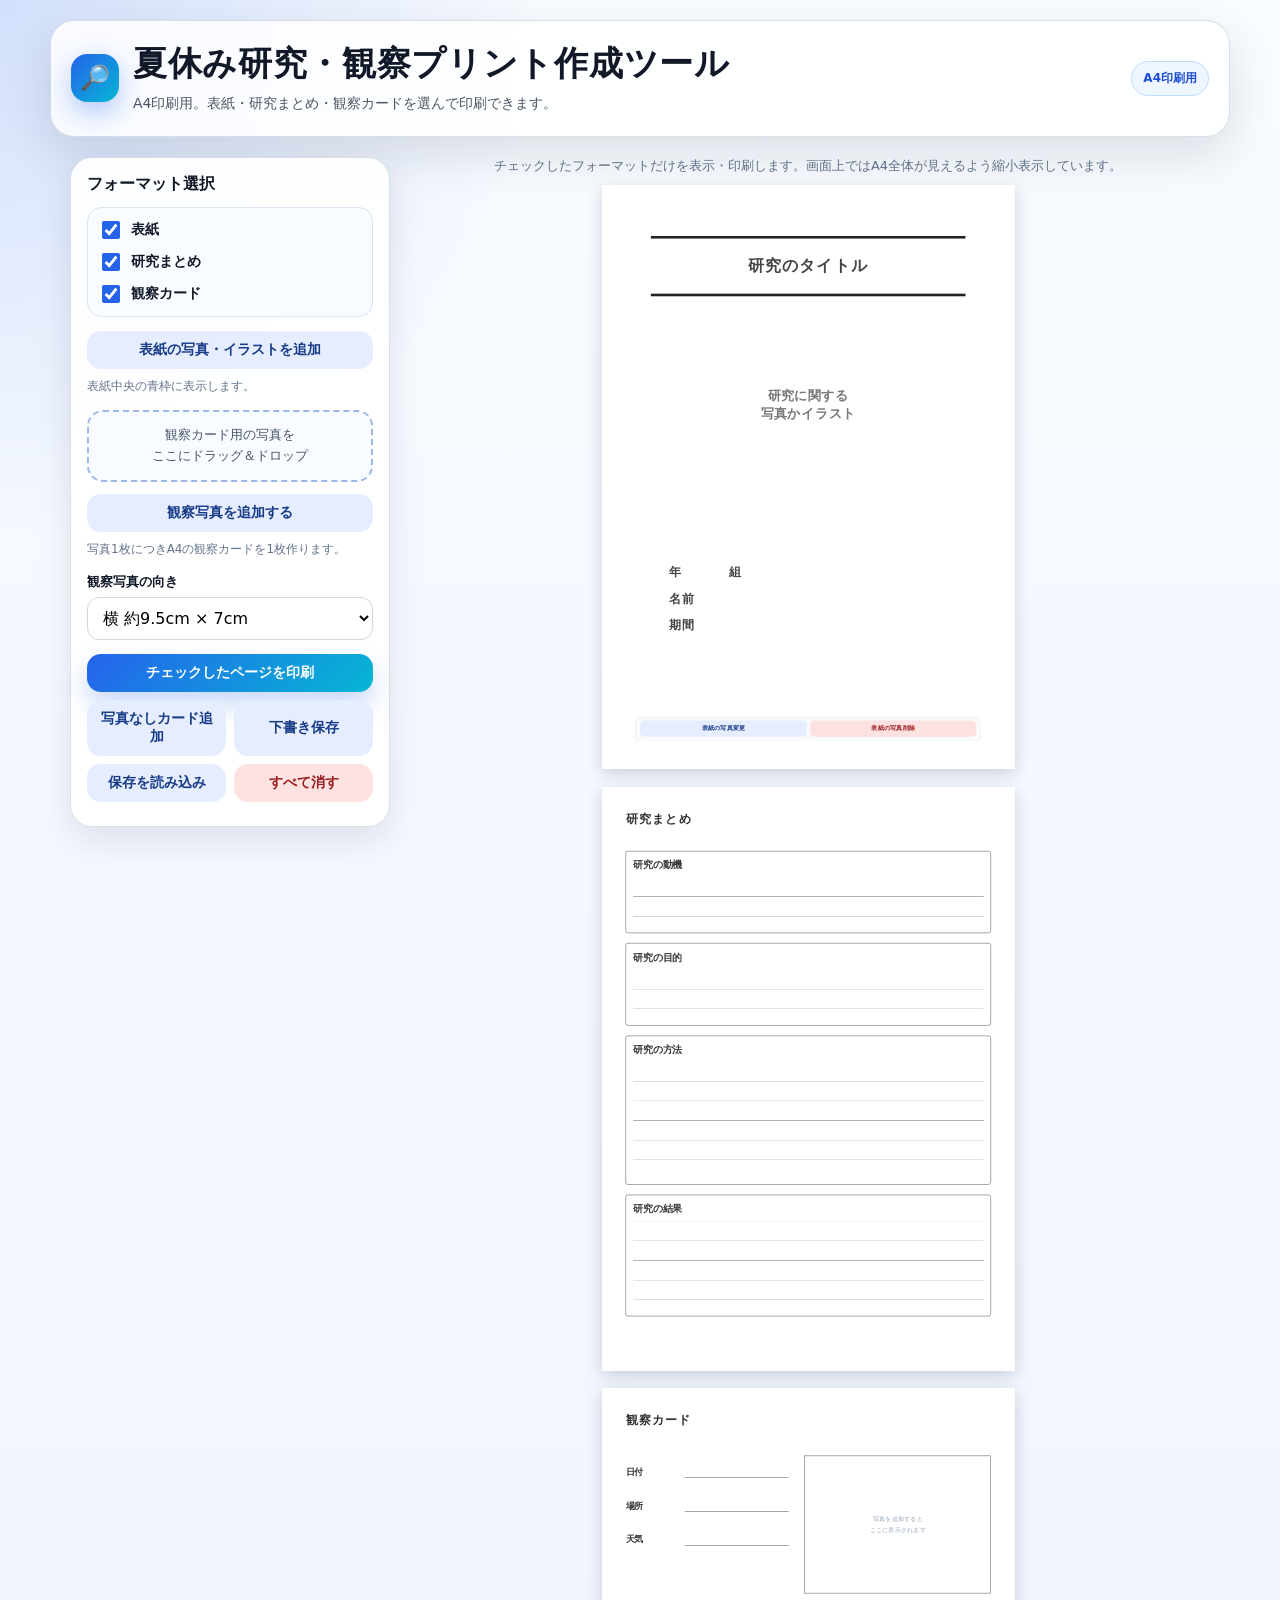
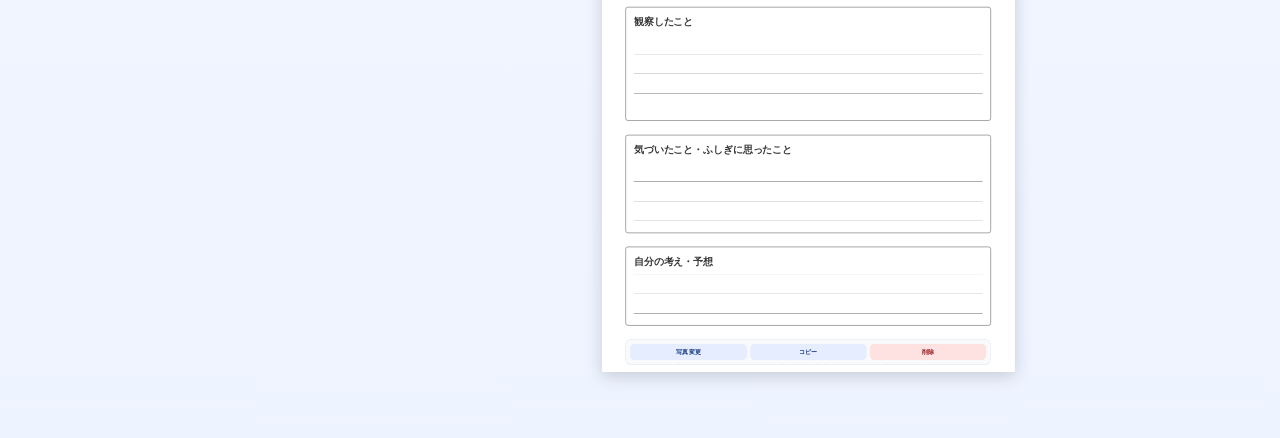
<file: index.html>
<!doctype html>
<html lang="ja">
<head>
  <meta charset="utf-8" />
  <meta name="viewport" content="width=device-width, initial-scale=1" />
  <meta name="theme-color" content="#2563eb" />
  <meta name="description" content="A4で印刷できる、夏休み研究・観察プリント作成ツールです。" />
  <link rel="manifest" href="manifest.json" />
  <title>夏休み研究・観察プリント作成ツール</title>
  <style>
    :root {
      color-scheme: light;
      --bg: #eef4ff;
      --card: #ffffff;
      --text: #111827;
      --muted: #64748b;
      --line: #555555;
      --dark-line: #222222;
      --blue: #0b46c4;
      --thin-line: 0.6pt solid var(--line);
      --light-line: #a8a8a8;
      --accent: #2563eb;
      --paper-w: 210mm;
      --paper-h: 297mm;
      --paper-padding: 12mm;
      --photo-w: 95mm;
      --photo-h: 70mm;
      --preview-scale: 0.52;
    }

    * { box-sizing: border-box; }

    body {
      margin: 0;
      font-family: system-ui, -apple-system, BlinkMacSystemFont, "Segoe UI", sans-serif;
      background:
        radial-gradient(circle at top left, rgba(37, 99, 235, 0.18), transparent 34rem),
        linear-gradient(180deg, #f8fbff 0%, var(--bg) 100%);
      color: var(--text);
    }

    .site-header { padding: 20px; }

    .hero {
      max-width: 1180px;
      margin: 0 auto;
      border: 1px solid rgba(148, 163, 184, 0.35);
      border-radius: 24px;
      background: rgba(255, 255, 255, 0.84);
      box-shadow: 0 18px 48px rgba(15, 23, 42, 0.12);
      backdrop-filter: blur(14px);
      padding: 20px;
      display: grid;
      grid-template-columns: 1fr auto;
      gap: 16px;
      align-items: center;
    }

    .brand {
      display: flex;
      align-items: center;
      gap: 14px;
    }

    .brand-mark {
      width: 48px;
      height: 48px;
      border-radius: 16px;
      background: linear-gradient(135deg, #2563eb, #06b6d4);
      color: #fff;
      display: grid;
      place-items: center;
      font-size: 24px;
      box-shadow: 0 10px 28px rgba(37, 99, 235, 0.35);
    }

    .hero h1 {
      margin: 0 0 5px;
      font-size: clamp(22px, 3vw, 34px);
      letter-spacing: 0.02em;
    }

    .hero p {
      margin: 0;
      color: #4b5563;
      font-size: 14px;
      line-height: 1.7;
    }

    .hero-actions {
      display: flex;
      gap: 10px;
      align-items: center;
      flex-wrap: wrap;
      justify-content: flex-end;
    }

    .status-pill {
      border-radius: 999px;
      background: #eef6ff;
      color: #1d4ed8;
      border: 1px solid #bfdbfe;
      font-size: 12px;
      font-weight: 800;
      padding: 8px 11px;
      white-space: nowrap;
    }

    .app {
      max-width: 1180px;
      margin: 0 auto;
      display: grid;
      grid-template-columns: 320px 1fr;
      gap: 16px;
      padding: 0 20px 24px;
      align-items: start;
    }

    .panel {
      background: rgba(255, 255, 255, 0.92);
      border: 1px solid rgba(148, 163, 184, 0.35);
      border-radius: 22px;
      padding: 16px;
      box-shadow: 0 14px 36px rgba(15, 23, 42, 0.10);
      position: sticky;
      top: 14px;
    }

    .panel h2 {
      font-size: 16px;
      margin: 0 0 12px;
    }

    .control { margin-bottom: 14px; }

    label {
      display: block;
      font-weight: 800;
      font-size: 13px;
      margin-bottom: 6px;
    }

    select {
      width: 100%;
      border: 1px solid #cfd8e3;
      border-radius: 12px;
      padding: 10px 11px;
      font: inherit;
      background: #fff;
    }

    button, .file-label {
      border: 0;
      border-radius: 14px;
      padding: 10px 12px;
      font-weight: 800;
      cursor: pointer;
      background: #e5edff;
      color: #173b86;
      text-align: center;
      font-size: 14px;
      display: block;
      width: 100%;
      transition: transform 0.12s ease, filter 0.12s ease, box-shadow 0.12s ease;
    }

    button.primary {
      background: linear-gradient(135deg, var(--accent), #06b6d4);
      color: #fff;
      box-shadow: 0 12px 24px rgba(37, 99, 235, 0.25);
    }

    button.danger {
      background: #fee2e2;
      color: #991b1b;
    }

    button:hover, .file-label:hover {
      filter: brightness(0.98);
      transform: translateY(-1px);
    }

    input[type="file"] { display: none; }

    .button-grid {
      display: grid;
      grid-template-columns: 1fr 1fr;
      gap: 8px;
      margin-bottom: 8px;
    }

    .button-grid.one { grid-template-columns: 1fr; }

    .hint {
      color: var(--muted);
      font-size: 12px;
      line-height: 1.6;
      margin: 8px 0 0;
    }

    .format-list {
      display: grid;
      gap: 8px;
      padding: 10px;
      border: 1px solid #dbe4f0;
      border-radius: 14px;
      background: #f8fbff;
    }

    .check-row {
      display: flex;
      align-items: center;
      gap: 8px;
      font-size: 14px;
      font-weight: 800;
      cursor: pointer;
      margin: 0;
    }

    .check-row input {
      width: 18px;
      height: 18px;
      accent-color: var(--accent);
    }

    .drop-zone {
      border: 2px dashed #9db7e8;
      border-radius: 16px;
      padding: 13px;
      background: #f8fbff;
      text-align: center;
      color: #475569;
      font-size: 13px;
      margin-bottom: 12px;
      line-height: 1.6;
    }

    .drop-zone.dragover {
      background: #eaf2ff;
      border-color: var(--accent);
    }

    .preview-wrap {
      overflow: auto;
      padding: 0 0 24px;
      min-height: calc(100vh - 140px);
    }

    .preview-note {
      text-align: center;
      color: var(--muted);
      font-size: 13px;
      margin: 0 0 10px;
    }

    .sheet-shell {
      width: calc(var(--paper-w) * var(--preview-scale));
      height: calc(var(--paper-h) * var(--preview-scale));
      margin: 0 auto 18px;
      position: relative;
    }

    .paper {
      width: var(--paper-w);
      height: var(--paper-h);
      background: #fff;
      box-shadow: 0 10px 30px rgba(15, 23, 42, 0.18);
      padding: var(--paper-padding);
      break-after: page;
      position: relative;
      overflow: hidden;
      transform: scale(var(--preview-scale));
      transform-origin: top left;
    }

    .page-heading {
      font-size: 18pt;
      font-weight: 800;
      letter-spacing: 0.04em;
      margin: 0 0 7mm;
      color: #333;
    }

    /* 表紙 */
    .cover-page {
      padding: 16mm 17mm 14mm;
      display: flex;
      flex-direction: column;
      gap: 8mm;
    }

    .cover-title-block {
      margin-top: 10mm;
      text-align: center;
      padding: 0 8mm;
    }

    .cover-thick-line {
      height: 0;
      border-top: 4pt solid var(--dark-line);
    }

    .cover-title-text {
      font-size: 23pt;
      font-weight: 900;
      color: #444;
      letter-spacing: 0.04em;
      line-height: 1.1;
      min-height: 28mm;
      display: flex;
      align-items: center;
      justify-content: center;
      text-shadow: 0 1px 0 #fff;
    }

    .cover-image-frame {
      width: 138mm;
      height: 82mm;
      margin: 6mm auto 0;
      display: flex;
      align-items: center;
      justify-content: center;
      overflow: hidden;
      background: #fff;
    }

    .cover-image-frame img {
      width: 100%;
      height: 100%;
      object-fit: contain;
      display: block;
    }

    .cover-image-placeholder {
      color: #777;
      font-size: 19pt;
      font-weight: 900;
      text-align: center;
      line-height: 1.35;
      letter-spacing: 0.02em;
    }

    .cover-bottom-info {
      margin-top: auto;
      width: 142mm;
      align-self: center;
      display: grid;
      gap: 6mm;
      color: #444;
      font-weight: 900;
      text-align: left;
      padding-bottom: 2mm;
    }

    .cover-grade-row {
      display: flex;
      gap: 24mm;
      font-size: 18pt;
      line-height: 1.2;
      letter-spacing: 0.04em;
    }

    .cover-info-row {
      font-size: 18pt;
      line-height: 1.2;
      letter-spacing: 0.04em;
    }

    .print-guide-text {
      display: inline-block;
    }

    .empty-text {
      color: #94a3b8;
      text-align: center;
      font-size: 12px;
      line-height: 1.7;
      padding: 8px;
    }

    /* 2枚目 */
    .summary-page {
      display: flex;
      flex-direction: column;
      gap: 5mm;
    }

    .summary-stack {
      display: flex;
      flex-direction: column;
      gap: 5mm;
      flex: 1;
    }

    .summary-section {
      border: var(--thin-line);
      border-radius: 5px;
      padding: 3.5mm;
      display: flex;
      flex-direction: column;
      min-height: 42mm;
    }

    .summary-section.method {
      min-height: 76mm;
    }

    .summary-section.result {
      min-height: 62mm;
    }

    .writing-section {
      border: var(--thin-line);
      border-radius: 5px;
      padding: 4mm;
      display: flex;
      flex-direction: column;
    }

    .writing-section.observation-large { min-height: 58mm; }
    .writing-section.observation-medium { min-height: 50mm; }
    .writing-section.observation-small { min-height: 40mm; }

    .section-label {
      font-size: 14pt;
      font-weight: 800;
      margin-bottom: 3mm;
      color: #333;
    }

    .ruled-lines {
      flex: 1;
      background-color: #fff;
      background-image: repeating-linear-gradient(
        to bottom,
        #fff 0,
        #fff 9.5mm,
        var(--light-line) 9.7mm,
        #fff 10mm
      );
    }

    /* 観察カード */
    .observation-page {
      display: flex;
      flex-direction: column;
      gap: 7mm;
    }

    .top-area {
      display: grid;
      grid-template-columns: 1fr var(--photo-w);
      gap: 8mm;
      align-items: start;
    }

    .small-writing-box {
      display: grid;
      gap: 7mm;
      padding-top: 1mm;
    }

    .hand-line {
      display: grid;
      grid-template-columns: 26mm 1fr;
      gap: 4mm;
      align-items: end;
      font-size: 13pt;
      font-weight: 800;
      color: #333;
    }

    .hand-line::after {
      content: "";
      border-bottom: 1.2pt solid var(--line);
      height: 10mm;
    }

    .photo-box {
      width: var(--photo-w);
      height: var(--photo-h);
      border: var(--thin-line);
      display: flex;
      align-items: center;
      justify-content: center;
      overflow: hidden;
      background: #fff;
    }

    .photo-box img {
      width: 100%;
      height: 100%;
      object-fit: contain;
      display: block;
    }

    .page-tools {
      display: flex;
      gap: 6px;
      padding: 8px;
      background: #f8fafc;
      border: 1px dashed #cbd5e1;
      border-radius: 10px;
      margin-top: auto;
    }

    .page-tools button {
      padding: 7px 9px;
      border-radius: 9px;
      font-size: 12px;
      width: auto;
      flex: 1;
    }

    @media screen and (max-width: 1200px) {
      :root { --preview-scale: 0.46; }
    }

    @media screen and (max-width: 900px) {
      .site-header { padding: 12px; }
      .hero { grid-template-columns: 1fr; }
      .hero-actions { justify-content: flex-start; }
      .app { grid-template-columns: 1fr; padding: 0 12px 18px; }
      .panel { position: static; }
      :root { --preview-scale: 0.40; }
    }

    @page { size: A4 portrait; margin: 0; }

    @media print {
      body { background: #fff; }

      .site-header, .panel, .preview-note, .page-tools {
        display: none !important;
      }

      .app {
        display: block;
        padding: 0;
        max-width: none;
      }

      .preview-wrap {
        overflow: visible;
        padding: 0;
        min-height: 0;
      }

      .sheet-shell {
        width: auto;
        height: auto;
        margin: 0;
      }

      .paper {
        width: 210mm !important;
        height: 297mm !important;
        margin: 0;
        box-shadow: none;
        page-break-after: always;
        break-after: page;
        transform: none !important;
      }

      .sheet-shell:last-child .paper {
        page-break-after: auto;
        break-after: auto;
      }

      .paper,
      .summary-page,
      .observation-page,
      .cover-page,
      .summary-section,
      .writing-section,
      .ruled-lines,
      .photo-box,
      .cover-image-frame {
        background-color: #fff !important;
      }

      .ruled-lines {
        background-image: repeating-linear-gradient(
          to bottom,
          #fff 0,
          #fff 9.5mm,
          var(--light-line) 9.7mm,
          #fff 10mm
        ) !important;
      }

      .empty-text,
      .print-guide-text,
      .cover-image-placeholder {
        visibility: hidden !important;
      }
    }
  </style>
</head>
<body>
  <header class="site-header">
    <div class="hero">
      <div class="brand">
        <div class="brand-mark" aria-hidden="true">🔎</div>
        <div>
          <h1>夏休み研究・観察プリント作成ツール</h1>
          <p>A4印刷用。表紙・研究まとめ・観察カードを選んで印刷できます。</p>
        </div>
      </div>
      <div class="hero-actions">
        <span class="status-pill">A4印刷用</span>
        <button id="installBtn" style="display:none; width:auto; padding-inline:16px;">アプリとして追加</button>
      </div>
    </div>
  </header>

  <main class="app">
    <aside class="panel">
      <h2>フォーマット選択</h2>

      <div class="control format-list">
        <label class="check-row"><input id="showCover" type="checkbox" checked> 表紙</label>
        <label class="check-row"><input id="showSummary" type="checkbox" checked> 研究まとめ</label>
        <label class="check-row"><input id="showObservation" type="checkbox" checked> 観察カード</label>
      </div>

      <div class="control">
        <label class="file-label" for="coverPhotoInput">表紙の写真・イラストを追加</label>
        <input id="coverPhotoInput" type="file" accept="image/*">
        <p class="hint">表紙中央の青枠に表示します。</p>
      </div>

      <div class="drop-zone" id="dropZone">
        観察カード用の写真を<br>ここにドラッグ＆ドロップ
      </div>

      <div class="control">
        <label class="file-label" for="photoInput">観察写真を追加する</label>
        <input id="photoInput" type="file" accept="image/*" multiple>
        <p class="hint">写真1枚につきA4の観察カードを1枚作ります。</p>
      </div>

      <div class="control">
        <label for="photoOrientation">観察写真の向き</label>
        <select id="photoOrientation">
          <option value="landscape">横 約9.5cm × 7cm</option>
          <option value="portrait">縦 約7cm × 9.5cm</option>
        </select>
      </div>

      <div class="button-grid one">
        <button class="primary" id="printBtn">チェックしたページを印刷</button>
      </div>
      <div class="button-grid">
        <button id="addBlankBtn">写真なしカード追加</button>
        <button id="saveBtn">下書き保存</button>
      </div>
      <div class="button-grid">
        <button id="loadBtn">保存を読み込み</button>
        <button class="danger" id="clearBtn">すべて消す</button>
      </div>


    </aside>

    <section class="preview-wrap">
      <p class="preview-note">チェックしたフォーマットだけを表示・印刷します。画面上ではA4全体が見えるよう縮小表示しています。</p>
      <div id="pages"></div>
    </section>
  </main>

  <script>
    const state = {
      coverImage: '',
      observationPages: []
    };

    const els = {
      pages: document.getElementById('pages'),
      showCover: document.getElementById('showCover'),
      showSummary: document.getElementById('showSummary'),
      showObservation: document.getElementById('showObservation'),
      coverPhotoInput: document.getElementById('coverPhotoInput'),
      photoInput: document.getElementById('photoInput'),
      dropZone: document.getElementById('dropZone'),
      photoOrientation: document.getElementById('photoOrientation'),
      printBtn: document.getElementById('printBtn'),
      addBlankBtn: document.getElementById('addBlankBtn'),
      saveBtn: document.getElementById('saveBtn'),
      loadBtn: document.getElementById('loadBtn'),
      clearBtn: document.getElementById('clearBtn'),
      installBtn: document.getElementById('installBtn')
    };

    function makeId() {
      return crypto.randomUUID ? crypto.randomUUID() : String(Date.now() + Math.random());
    }

    function wrapPaper(paper) {
      const shell = document.createElement('div');
      shell.className = 'sheet-shell';
      shell.appendChild(paper);
      return shell;
    }

    function applyPhotoSize() {
      if (els.photoOrientation.value === 'portrait') {
        document.documentElement.style.setProperty('--photo-w', '70mm');
        document.documentElement.style.setProperty('--photo-h', '95mm');
      } else {
        document.documentElement.style.setProperty('--photo-w', '95mm');
        document.documentElement.style.setProperty('--photo-h', '70mm');
      }
    }

    function render() {
      applyPhotoSize();
      els.pages.innerHTML = '';

      if (els.showCover.checked) {
        els.pages.appendChild(wrapPaper(createCoverPage()));
      }

      if (els.showSummary.checked) {
        els.pages.appendChild(wrapPaper(createSummaryPage()));
      }

      if (els.showObservation.checked) {
        if (state.observationPages.length === 0) addBlankPage(false);
        state.observationPages.forEach(page => {
          els.pages.appendChild(wrapPaper(createObservationPage(page)));
        });
      }

      if (!els.pages.children.length) {
        const message = document.createElement('p');
        message.className = 'preview-note';
        message.textContent = '表示するフォーマットを1つ以上チェックしてください。';
        els.pages.appendChild(message);
      }

      bindPageTools();
    }

    function createCoverPage() {
      const paper = document.createElement('section');
      paper.className = 'paper cover-page';
      const imageContent = state.coverImage
        ? `<img src="${state.coverImage}" alt="表紙の写真・イラスト">`
        : `<div class="cover-image-placeholder">研究に関する<br>写真かイラスト</div>`;

      paper.innerHTML = `
        <div class="cover-title-block">
          <div class="cover-thick-line"></div>
          <div class="cover-title-text"><span class="print-guide-text">研究のタイトル</span></div>
          <div class="cover-thick-line"></div>
        </div>

        <div class="cover-image-frame">${imageContent}</div>

        <div class="cover-bottom-info">
          <div class="cover-grade-row">
            <span>年</span>
            <span>組</span>
          </div>
          <div class="cover-info-row">名前</div>
          <div class="cover-info-row">期間</div>
        </div>

        <div class="page-tools">
          <button class="change-cover-photo">表紙の写真変更</button>
          <button class="remove-cover-photo danger">表紙の写真削除</button>
        </div>
      `;
      return paper;
    }

    function createSummaryPage() {
      const paper = document.createElement('section');
      paper.className = 'paper summary-page';
      paper.innerHTML = `
        <h2 class="page-heading">研究まとめ</h2>
        <div class="summary-stack">
          <section class="summary-section">
            <div class="section-label">研究の動機</div>
            <div class="ruled-lines"></div>
          </section>
          <section class="summary-section">
            <div class="section-label">研究の目的</div>
            <div class="ruled-lines"></div>
          </section>
          <section class="summary-section method">
            <div class="section-label">研究の方法</div>
            <div class="ruled-lines"></div>
          </section>
          <section class="summary-section result">
            <div class="section-label">研究の結果</div>
            <div class="ruled-lines"></div>
          </section>
        </div>
      `;
      return paper;
    }

    function createObservationPage(page) {
      const paper = document.createElement('section');
      paper.className = 'paper observation-page';
      paper.dataset.id = page.id;

      const photoContent = page.imageData
        ? `<img src="${page.imageData}" alt="観察写真">`
        : `<div class="empty-text">写真を追加すると<br>ここに表示されます</div>`;

      paper.innerHTML = `
        <h2 class="page-heading">観察カード</h2>
        <div class="top-area">
          <div class="small-writing-box">
            <div class="hand-line">日付</div>
            <div class="hand-line">場所</div>
            <div class="hand-line">天気</div>
          </div>
          <div class="photo-box">${photoContent}</div>
        </div>

        <section class="writing-section observation-large">
          <div class="section-label">観察したこと</div>
          <div class="ruled-lines"></div>
        </section>

        <section class="writing-section observation-medium">
          <div class="section-label">気づいたこと・ふしぎに思ったこと</div>
          <div class="ruled-lines"></div>
        </section>

        <section class="writing-section observation-small">
          <div class="section-label">自分の考え・予想</div>
          <div class="ruled-lines"></div>
        </section>

        <div class="page-tools">
          <button class="change-photo">写真変更</button>
          <button class="duplicate-page">コピー</button>
          <button class="delete-page danger">削除</button>
        </div>
      `;
      return paper;
    }

    function bindPageTools() {
      const coverChange = document.querySelector('.change-cover-photo');
      if (coverChange) coverChange.addEventListener('click', () => els.coverPhotoInput.click());

      const coverRemove = document.querySelector('.remove-cover-photo');
      if (coverRemove) coverRemove.addEventListener('click', () => {
        state.coverImage = '';
        render();
      });

      document.querySelectorAll('.observation-page').forEach(pageEl => {
        const id = pageEl.dataset.id;

        pageEl.querySelector('.change-photo').addEventListener('click', () => {
          const input = document.createElement('input');
          input.type = 'file';
          input.accept = 'image/*';
          input.addEventListener('change', async () => {
            const file = input.files && input.files[0];
            if (!file) return;
            const imageData = await fileToDataURL(file);
            const page = state.observationPages.find(p => p.id === id);
            if (page) page.imageData = imageData;
            render();
          });
          input.click();
        });

        pageEl.querySelector('.duplicate-page').addEventListener('click', () => {
          const page = state.observationPages.find(p => p.id === id);
          if (!page) return;
          const index = state.observationPages.findIndex(p => p.id === id);
          state.observationPages.splice(index + 1, 0, { ...page, id: makeId() });
          render();
        });

        pageEl.querySelector('.delete-page').addEventListener('click', () => {
          state.observationPages = state.observationPages.filter(p => p.id !== id);
          render();
        });
      });
    }

    function addBlankPage(shouldRender = true) {
      state.observationPages.push({ id: makeId(), imageData: '' });
      if (shouldRender) render();
    }

    async function addObservationFiles(files) {
      const imageFiles = Array.from(files).filter(file => file.type.startsWith('image/'));
      for (const file of imageFiles) {
        const imageData = await fileToDataURL(file);
        state.observationPages.push({ id: makeId(), imageData });
      }
      render();
    }

    async function setCoverFile(file) {
      if (!file || !file.type.startsWith('image/')) return;
      state.coverImage = await fileToDataURL(file);
      render();
    }

    function fileToDataURL(file) {
      return new Promise((resolve, reject) => {
        const reader = new FileReader();
        reader.onload = () => resolve(reader.result);
        reader.onerror = reject;
        reader.readAsDataURL(file);
      });
    }

    function printSelected() {
      if (!els.showCover.checked && !els.showSummary.checked && !els.showObservation.checked) {
        alert('印刷するフォーマットを1つ以上チェックしてください。');
        return;
      }
      window.print();
    }

    function saveDraft() {
      const data = {
        showCover: els.showCover.checked,
        showSummary: els.showSummary.checked,
        showObservation: els.showObservation.checked,
        photoOrientation: els.photoOrientation.value,
        coverImage: state.coverImage,
        observationPages: state.observationPages
      };
      localStorage.setItem('summerResearchObservationToolV8', JSON.stringify(data));
      alert('下書きを保存しました。');
    }

    function loadDraft() {
      const raw = localStorage.getItem('summerResearchObservationToolV8');
      if (!raw) {
        alert('保存された下書きがありません。');
        return;
      }
      const data = JSON.parse(raw);
      els.showCover.checked = data.showCover ?? true;
      els.showSummary.checked = data.showSummary ?? true;
      els.showObservation.checked = data.showObservation ?? true;
      els.photoOrientation.value = data.photoOrientation || 'landscape';
      state.coverImage = data.coverImage || '';
      state.observationPages = Array.isArray(data.observationPages) ? data.observationPages : [];
      render();
    }

    function clearAll() {
      if (!confirm('すべての写真とページを消しますか？')) return;
      state.coverImage = '';
      state.observationPages = [];
      render();
    }

    [els.showCover, els.showSummary, els.showObservation, els.photoOrientation].forEach(el => {
      el.addEventListener('change', render);
    });

    els.coverPhotoInput.addEventListener('change', event => {
      const file = event.target.files && event.target.files[0];
      setCoverFile(file);
      event.target.value = '';
    });

    els.photoInput.addEventListener('change', event => {
      addObservationFiles(event.target.files);
      event.target.value = '';
    });

    els.dropZone.addEventListener('dragover', event => {
      event.preventDefault();
      els.dropZone.classList.add('dragover');
    });

    els.dropZone.addEventListener('dragleave', () => els.dropZone.classList.remove('dragover'));

    els.dropZone.addEventListener('drop', event => {
      event.preventDefault();
      els.dropZone.classList.remove('dragover');
      addObservationFiles(event.dataTransfer.files);
    });

    els.printBtn.addEventListener('click', printSelected);
    els.addBlankBtn.addEventListener('click', () => addBlankPage(true));
    els.saveBtn.addEventListener('click', saveDraft);
    els.loadBtn.addEventListener('click', loadDraft);
    els.clearBtn.addEventListener('click', clearAll);

    let deferredInstallPrompt = null;
    window.addEventListener('beforeinstallprompt', event => {
      event.preventDefault();
      deferredInstallPrompt = event;
      els.installBtn.style.display = 'block';
    });

    els.installBtn.addEventListener('click', async () => {
      if (!deferredInstallPrompt) return;
      deferredInstallPrompt.prompt();
      await deferredInstallPrompt.userChoice;
      deferredInstallPrompt = null;
      els.installBtn.style.display = 'none';
    });

    if ('serviceWorker' in navigator && location.protocol !== 'file:') {
      window.addEventListener('load', () => {
        navigator.serviceWorker.register('./service-worker.js').catch(() => {
          console.log('Service worker registration failed.');
        });
      });
    }

    addBlankPage(false);
    render();
  </script>
</body>
</html>
</file>
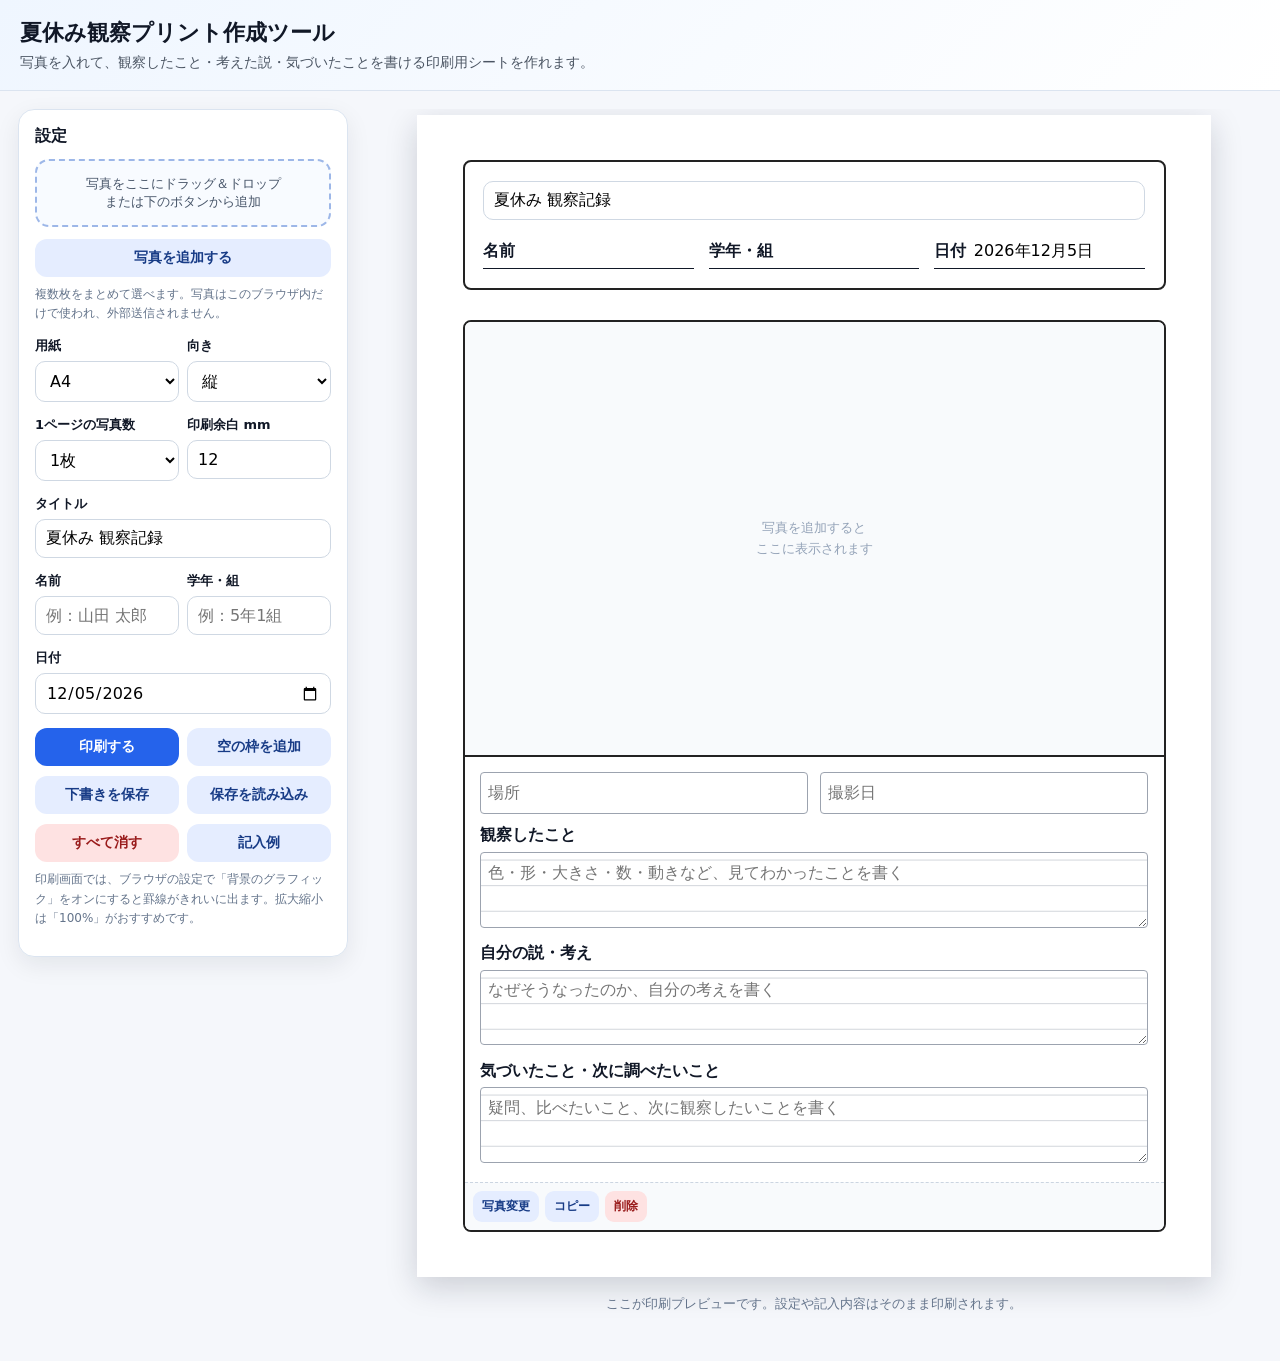
<file: summer_observation_print_tool-1.html>
<!doctype html>
<html lang="ja">
<head>
  <meta charset="utf-8" />
  <meta name="viewport" content="width=device-width, initial-scale=1" />
  <title>夏休み観察プリント作成ツール</title>
  <style>
    :root {
      --paper-w: 210mm;
      --paper-h: 297mm;
      --paper-padding: 12mm;
      --gap: 8mm;
      --border: #222;
      --bg: #f5f7fb;
      --card: #ffffff;
      --accent: #2563eb;
      --photo-height: 82mm;
      --font-size: 12pt;
    }
    * { box-sizing: border-box; }
    body {
      margin: 0;
      font-family: system-ui, -apple-system, BlinkMacSystemFont, "Segoe UI", sans-serif;
      background: var(--bg);
      color: #111827;
    }
    header {
      padding: 18px 20px;
      background: linear-gradient(135deg, #eff6ff, #ffffff);
      border-bottom: 1px solid #dbe4f0;
    }
    header h1 { margin: 0 0 6px; font-size: 22px; }
    header p { margin: 0; color: #4b5563; font-size: 14px; }
    .app {
      display: grid;
      grid-template-columns: 330px 1fr;
      gap: 18px;
      padding: 18px;
      align-items: start;
    }
    .panel {
      background: var(--card);
      border: 1px solid #dbe4f0;
      border-radius: 16px;
      padding: 16px;
      box-shadow: 0 8px 24px rgba(15, 23, 42, 0.08);
      position: sticky;
      top: 12px;
    }
    .panel h2 { font-size: 16px; margin: 0 0 12px; }
    .control { margin-bottom: 14px; }
    label { display: block; font-weight: 700; font-size: 13px; margin-bottom: 6px; }
    input[type="text"], input[type="date"], select, textarea, input[type="number"] {
      width: 100%; border: 1px solid #cfd8e3; border-radius: 10px;
      padding: 9px 10px; font: inherit; background: #fff;
    }
    textarea { min-height: 72px; resize: vertical; line-height: 1.6; }
    .row { display: grid; grid-template-columns: 1fr 1fr; gap: 8px; }
    .button-row { display: grid; grid-template-columns: 1fr 1fr; gap: 8px; margin-top: 10px; }
    button, .file-label {
      border: 0; border-radius: 12px; padding: 10px 12px; font-weight: 700;
      cursor: pointer; background: #e5edff; color: #173b86; text-align: center; font-size: 14px;
    }
    button.primary { background: var(--accent); color: white; }
    button.danger { background: #fee2e2; color: #991b1b; }
    button:hover, .file-label:hover { filter: brightness(0.97); }
    input[type="file"] { display: none; }
    .hint { color: #64748b; font-size: 12px; line-height: 1.6; margin-top: 8px; }
    .preview-wrap { overflow: auto; padding: 6px 0 30px; }
    .paper {
      width: var(--paper-w); min-height: var(--paper-h); margin: 0 auto 18px;
      background: white; box-shadow: 0 10px 30px rgba(15, 23, 42, 0.18);
      padding: var(--paper-padding); display: flex; flex-direction: column; gap: 8mm;
    }
    .sheet-header { border: 2px solid var(--border); border-radius: 8px; padding: 5mm; }
    .title-line { display: flex; gap: 5mm; align-items: center; margin-bottom: 4mm; }
    .main-title {
      flex: 1; font-size: 20pt; font-weight: 800; border: 0;
      border-bottom: 2px solid #111827; border-radius: 0; padding: 0 2mm 1mm;
    }
    .meta-grid { display: grid; grid-template-columns: 1fr 1fr 1fr; gap: 4mm; font-size: var(--font-size); }
    .meta-field { display: flex; align-items: center; gap: 2mm; border-bottom: 1.5px solid #111827; min-height: 9mm; }
    .meta-field span { white-space: nowrap; font-weight: 700; }
    .meta-field input { border: 0; padding: 0; border-radius: 0; font-size: var(--font-size); }
    .cards { display: grid; gap: var(--gap); }
    .layout-1 .cards { grid-template-columns: 1fr; }
    .layout-2 .cards { grid-template-columns: 1fr 1fr; }
    .layout-4 .cards { grid-template-columns: 1fr 1fr; }
    .photo-card { border: 2px solid var(--border); border-radius: 8px; overflow: hidden; break-inside: avoid; background: white; }
    .photo-box {
      height: var(--photo-height); border-bottom: 2px solid var(--border); background: #f8fafc;
      display: flex; align-items: center; justify-content: center; overflow: hidden; position: relative;
    }
    .photo-box img { width: 100%; height: 100%; object-fit: contain; background: white; display: block; }
    .empty-photo { color: #94a3b8; text-align: center; font-size: 13px; padding: 12px; line-height: 1.6; }
    .card-body { padding: 4mm; font-size: var(--font-size); }
    .mini-row { display: grid; grid-template-columns: 1fr 1fr; gap: 3mm; margin-bottom: 3mm; }
    .write-field { margin-top: 3mm; }
    .write-field .label-text { font-weight: 800; margin-bottom: 1.5mm; display: block; }
    .write-field input, .write-field textarea, .mini-row input {
      width: 100%; border: 1px solid #9ca3af; border-radius: 4px; padding: 2mm;
      font-size: var(--font-size); font-family: inherit; line-height: 1.55;
    }
    .write-field textarea {
      min-height: 20mm;
      background-image: linear-gradient(transparent calc(1.6em - 1px), #d1d5db 1px);
      background-size: 100% 1.6em; background-position-y: 2mm;
    }
    .card-tools { display: flex; gap: 6px; padding: 8px; background: #f8fafc; border-top: 1px dashed #cbd5e1; }
    .card-tools button { padding: 7px 9px; border-radius: 9px; font-size: 12px; }
    .no-print-note { text-align: center; color: #64748b; font-size: 13px; margin: 8px 0 0; }
    .drop-zone {
      border: 2px dashed #9db7e8; border-radius: 14px; padding: 14px; background: #f8fbff;
      text-align: center; color: #475569; font-size: 13px; margin-bottom: 12px;
    }
    .drop-zone.dragover { background: #eaf2ff; border-color: #2563eb; }
    @media screen and (max-width: 900px) {
      .app { grid-template-columns: 1fr; }
      .panel { position: static; }
    }
    @media print {
      body { background: white; }
      header, .panel, .no-print-note, .card-tools { display: none !important; }
      .app { display: block; padding: 0; }
      .preview-wrap { overflow: visible; padding: 0; }
      .paper { width: auto !important; min-height: auto !important; margin: 0; box-shadow: none; padding: 0; page-break-after: always; }
      .paper:last-child { page-break-after: auto; }
      input, textarea { color: #111 !important; -webkit-print-color-adjust: exact; print-color-adjust: exact; }
      textarea { resize: none; }
    }
  </style>
  <style id="printPageStyle">@page { size: A4 portrait; margin: 12mm; }</style>
</head>
<body>
  <header>
    <h1>夏休み観察プリント作成ツール</h1>
    <p>写真を入れて、観察したこと・考えた説・気づいたことを書ける印刷用シートを作れます。</p>
  </header>

  <main class="app">
    <aside class="panel">
      <h2>設定</h2>
      <div class="drop-zone" id="dropZone">写真をここにドラッグ＆ドロップ<br />または下のボタンから追加</div>

      <div class="control">
        <label class="file-label" for="photoInput">写真を追加する</label>
        <input id="photoInput" type="file" accept="image/*" multiple />
        <p class="hint">複数枚をまとめて選べます。写真はこのブラウザ内だけで使われ、外部送信されません。</p>
      </div>

      <div class="row">
        <div class="control">
          <label for="paperSize">用紙</label>
          <select id="paperSize"><option value="A4">A4</option><option value="B5">B5</option></select>
        </div>
        <div class="control">
          <label for="orientation">向き</label>
          <select id="orientation"><option value="portrait">縦</option><option value="landscape">横</option></select>
        </div>
      </div>

      <div class="row">
        <div class="control">
          <label for="layout">1ページの写真数</label>
          <select id="layout"><option value="1">1枚</option><option value="2">2枚</option><option value="4">4枚</option></select>
        </div>
        <div class="control">
          <label for="marginMm">印刷余白 mm</label>
          <input id="marginMm" type="number" value="12" min="5" max="25" />
        </div>
      </div>

      <div class="control"><label for="sheetTitle">タイトル</label><input id="sheetTitle" type="text" value="夏休み 観察記録" /></div>
      <div class="row">
        <div class="control"><label for="studentName">名前</label><input id="studentName" type="text" placeholder="例：山田 太郎" /></div>
        <div class="control"><label for="gradeClass">学年・組</label><input id="gradeClass" type="text" placeholder="例：5年1組" /></div>
      </div>
      <div class="control"><label for="printDate">日付</label><input id="printDate" type="date" /></div>

      <div class="button-row"><button class="primary" id="printBtn">印刷する</button><button id="addBlankBtn">空の枠を追加</button></div>
      <div class="button-row"><button id="saveBtn">下書きを保存</button><button id="loadBtn">保存を読み込み</button></div>
      <div class="button-row"><button class="danger" id="clearBtn">すべて消す</button><button id="sampleBtn">記入例</button></div>

      <p class="hint">印刷画面では、ブラウザの設定で「背景のグラフィック」をオンにすると罫線がきれいに出ます。拡大縮小は「100%」がおすすめです。</p>
    </aside>

    <section class="preview-wrap">
      <div id="pages"></div>
      <p class="no-print-note">ここが印刷プレビューです。設定や記入内容はそのまま印刷されます。</p>
    </section>
  </main>

  <template id="cardTemplate">
    <article class="photo-card">
      <div class="photo-box"><div class="empty-photo">写真を追加すると<br />ここに表示されます</div></div>
      <div class="card-body">
        <div class="mini-row"><input class="place" type="text" placeholder="場所" /><input class="date" type="text" placeholder="撮影日" /></div>
        <div class="write-field"><span class="label-text">観察したこと</span><textarea class="observation" placeholder="色・形・大きさ・数・動きなど、見てわかったことを書く"></textarea></div>
        <div class="write-field"><span class="label-text">自分の説・考え</span><textarea class="hypothesis" placeholder="なぜそうなったのか、自分の考えを書く"></textarea></div>
        <div class="write-field"><span class="label-text">気づいたこと・次に調べたいこと</span><textarea class="memo" placeholder="疑問、比べたいこと、次に観察したいことを書く"></textarea></div>
      </div>
      <div class="card-tools"><button class="change-photo">写真変更</button><button class="duplicate-card">コピー</button><button class="delete-card danger">削除</button></div>
    </article>
  </template>

  <script>
    const state = { cards: [] };
    const els = {
      pages: document.getElementById('pages'), template: document.getElementById('cardTemplate'), photoInput: document.getElementById('photoInput'),
      dropZone: document.getElementById('dropZone'), paperSize: document.getElementById('paperSize'), orientation: document.getElementById('orientation'),
      layout: document.getElementById('layout'), marginMm: document.getElementById('marginMm'), sheetTitle: document.getElementById('sheetTitle'),
      studentName: document.getElementById('studentName'), gradeClass: document.getElementById('gradeClass'), printDate: document.getElementById('printDate'),
      printBtn: document.getElementById('printBtn'), addBlankBtn: document.getElementById('addBlankBtn'), saveBtn: document.getElementById('saveBtn'),
      loadBtn: document.getElementById('loadBtn'), clearBtn: document.getElementById('clearBtn'), sampleBtn: document.getElementById('sampleBtn'),
      printPageStyle: document.getElementById('printPageStyle')
    };
    const paperMap = { A4: { w: 210, h: 297 }, B5: { w: 182, h: 257 } };

    function todayISO() {
      const d = new Date();
      return `${d.getFullYear()}-${String(d.getMonth() + 1).padStart(2, '0')}-${String(d.getDate()).padStart(2, '0')}`;
    }
    function makeId() { return crypto.randomUUID ? crypto.randomUUID() : String(Date.now() + Math.random()); }
    function getSettings() {
      return {
        paperSize: els.paperSize.value, orientation: els.orientation.value, layout: Number(els.layout.value),
        margin: Math.max(5, Math.min(25, Number(els.marginMm.value || 12))), title: els.sheetTitle.value,
        name: els.studentName.value, gradeClass: els.gradeClass.value, printDate: els.printDate.value
      };
    }
    function applyPaperSettings() {
      const s = getSettings();
      const base = paperMap[s.paperSize];
      const isLandscape = s.orientation === 'landscape';
      const w = isLandscape ? base.h : base.w;
      const h = isLandscape ? base.w : base.h;
      document.documentElement.style.setProperty('--paper-w', `${w}mm`);
      document.documentElement.style.setProperty('--paper-h', `${h}mm`);
      document.documentElement.style.setProperty('--paper-padding', `${s.margin}mm`);
      document.documentElement.style.setProperty('--gap', s.layout === 1 ? '8mm' : '5mm');
      let photoHeight = '82mm';
      if (s.layout === 1) photoHeight = isLandscape ? '90mm' : '115mm';
      if (s.layout === 2) photoHeight = isLandscape ? '62mm' : '74mm';
      if (s.layout === 4) photoHeight = isLandscape ? '44mm' : '48mm';
      document.documentElement.style.setProperty('--photo-height', photoHeight);
      els.printPageStyle.textContent = `@page { size: ${s.paperSize} ${s.orientation}; margin: ${s.margin}mm; }`;
    }
    function escapeHtml(str) {
      return String(str || '').replaceAll('&', '&amp;').replaceAll('<', '&lt;').replaceAll('>', '&gt;').replaceAll('"', '&quot;').replaceAll("'", '&#039;');
    }
    function formatDateJP(value) {
      if (!value) return '';
      const [y, m, d] = value.split('-');
      return `${y}年${Number(m)}月${Number(d)}日`;
    }
    function createPaper(pageCards) {
      const s = getSettings();
      const paper = document.createElement('section');
      paper.className = `paper layout-${s.layout}`;
      const header = document.createElement('div');
      header.className = 'sheet-header';
      header.innerHTML = `
        <div class="title-line"><input class="main-title sync-title" type="text" value="${escapeHtml(s.title)}" aria-label="タイトル" /></div>
        <div class="meta-grid">
          <div class="meta-field"><span>名前</span><input class="sync-name" type="text" value="${escapeHtml(s.name)}" /></div>
          <div class="meta-field"><span>学年・組</span><input class="sync-grade" type="text" value="${escapeHtml(s.gradeClass)}" /></div>
          <div class="meta-field"><span>日付</span><input class="sync-date" type="text" value="${formatDateJP(s.printDate)}" /></div>
        </div>`;
      const cardsWrap = document.createElement('div');
      cardsWrap.className = 'cards';
      pageCards.forEach(card => cardsWrap.appendChild(renderCard(card)));
      paper.appendChild(header);
      paper.appendChild(cardsWrap);
      return paper;
    }
    function renderCard(card) {
      const node = els.template.content.firstElementChild.cloneNode(true);
      node.dataset.id = card.id;
      const photoBox = node.querySelector('.photo-box');
      if (card.imageData) photoBox.innerHTML = `<img src="${card.imageData}" alt="観察写真" />`;
      node.querySelector('.place').value = card.place || '';
      node.querySelector('.date').value = card.date || '';
      node.querySelector('.observation').value = card.observation || '';
      node.querySelector('.hypothesis').value = card.hypothesis || '';
      node.querySelector('.memo').value = card.memo || '';
      return node;
    }
    function captureCurrentInputs() {
      document.querySelectorAll('.photo-card').forEach(cardEl => {
        const card = state.cards.find(c => c.id === cardEl.dataset.id);
        if (!card) return;
        card.place = cardEl.querySelector('.place').value;
        card.date = cardEl.querySelector('.date').value;
        card.observation = cardEl.querySelector('.observation').value;
        card.hypothesis = cardEl.querySelector('.hypothesis').value;
        card.memo = cardEl.querySelector('.memo').value;
      });
    }
    function render() {
      applyPaperSettings();
      captureCurrentInputs();
      els.pages.innerHTML = '';
      if (state.cards.length === 0) addBlankCard(false);
      const perPage = Number(els.layout.value);
      for (let i = 0; i < state.cards.length; i += perPage) {
        els.pages.appendChild(createPaper(state.cards.slice(i, i + perPage)));
      }
      bindCardEvents();
      bindSyncHeaderEvents();
    }
    function bindCardEvents() {
      document.querySelectorAll('.photo-card').forEach(cardEl => {
        const id = cardEl.dataset.id;
        cardEl.querySelectorAll('input, textarea').forEach(input => {
          input.addEventListener('input', () => {
            const card = state.cards.find(c => c.id === id);
            if (!card) return;
            card.place = cardEl.querySelector('.place').value;
            card.date = cardEl.querySelector('.date').value;
            card.observation = cardEl.querySelector('.observation').value;
            card.hypothesis = cardEl.querySelector('.hypothesis').value;
            card.memo = cardEl.querySelector('.memo').value;
          });
        });
        cardEl.querySelector('.delete-card').addEventListener('click', () => {
          captureCurrentInputs();
          state.cards = state.cards.filter(c => c.id !== id);
          render();
        });
        cardEl.querySelector('.duplicate-card').addEventListener('click', () => {
          captureCurrentInputs();
          const card = state.cards.find(c => c.id === id);
          if (!card) return;
          const copy = { ...card, id: makeId() };
          const index = state.cards.findIndex(c => c.id === id);
          state.cards.splice(index + 1, 0, copy);
          render();
        });
        cardEl.querySelector('.change-photo').addEventListener('click', () => {
          const input = document.createElement('input');
          input.type = 'file';
          input.accept = 'image/*';
          input.addEventListener('change', async () => {
            const file = input.files && input.files[0];
            if (!file) return;
            const imageData = await fileToDataURL(file);
            const card = state.cards.find(c => c.id === id);
            if (card) card.imageData = imageData;
            render();
          });
          input.click();
        });
      });
    }
    function bindSyncHeaderEvents() {
      document.querySelectorAll('.sync-title').forEach(input => {
        input.addEventListener('input', () => {
          els.sheetTitle.value = input.value;
          document.querySelectorAll('.sync-title').forEach(other => { if (other !== input) other.value = input.value; });
        });
      });
      document.querySelectorAll('.sync-name').forEach(input => {
        input.addEventListener('input', () => {
          els.studentName.value = input.value;
          document.querySelectorAll('.sync-name').forEach(other => { if (other !== input) other.value = input.value; });
        });
      });
      document.querySelectorAll('.sync-grade').forEach(input => {
        input.addEventListener('input', () => {
          els.gradeClass.value = input.value;
          document.querySelectorAll('.sync-grade').forEach(other => { if (other !== input) other.value = input.value; });
        });
      });
      document.querySelectorAll('.sync-date').forEach(input => {
        input.addEventListener('input', () => {
          document.querySelectorAll('.sync-date').forEach(other => { if (other !== input) other.value = input.value; });
        });
      });
    }
    function addBlankCard(shouldRender = true) {
      state.cards.push({ id: makeId(), imageData: '', place: '', date: '', observation: '', hypothesis: '', memo: '' });
      if (shouldRender) render();
    }
    async function addFiles(files) {
      captureCurrentInputs();
      const imageFiles = Array.from(files).filter(file => file.type.startsWith('image/'));
      for (const file of imageFiles) {
        const imageData = await fileToDataURL(file);
        state.cards.push({ id: makeId(), imageData, place: '', date: '', observation: '', hypothesis: '', memo: '' });
      }
      render();
    }
    function fileToDataURL(file) {
      return new Promise((resolve, reject) => {
        const reader = new FileReader();
        reader.onload = () => resolve(reader.result);
        reader.onerror = reject;
        reader.readAsDataURL(file);
      });
    }
    function saveDraft() {
      captureCurrentInputs();
      localStorage.setItem('summerObservationPrintTool', JSON.stringify({ settings: getSettings(), cards: state.cards }));
      alert('下書きを保存しました。');
    }
    function loadDraft() {
      const raw = localStorage.getItem('summerObservationPrintTool');
      if (!raw) return alert('保存された下書きがありません。');
      const data = JSON.parse(raw);
      const s = data.settings || {};
      els.paperSize.value = s.paperSize || 'A4';
      els.orientation.value = s.orientation || 'portrait';
      els.layout.value = s.layout || 1;
      els.marginMm.value = s.margin || 12;
      els.sheetTitle.value = s.title || '夏休み 観察記録';
      els.studentName.value = s.name || '';
      els.gradeClass.value = s.gradeClass || '';
      els.printDate.value = s.printDate || todayISO();
      state.cards = Array.isArray(data.cards) ? data.cards : [];
      render();
    }
    function clearAll() {
      if (!confirm('すべての写真と記入内容を消しますか？')) return;
      state.cards = [];
      render();
    }
    function addSample() {
      captureCurrentInputs();
      if (state.cards.length === 1 && !state.cards[0].imageData && !state.cards[0].observation) state.cards = [];
      state.cards.push({
        id: makeId(), imageData: '', place: '庭のプランター', date: '8月3日',
        observation: '葉の色は濃い緑色だった。前よりも葉の数が増えていて、つぼみが2つ見つかった。土は少し乾いていた。',
        hypothesis: '暑い日が続いたので水が足りなくなり、土が乾きやすくなったのだと思う。朝に水をあげると、もっと元気に育つかもしれない。',
        memo: '次は水をあげる時間を変えて、成長のようすを比べたい。'
      });
      render();
    }
    ['paperSize', 'orientation', 'layout', 'marginMm'].forEach(key => {
      els[key].addEventListener('change', render);
      els[key].addEventListener('input', render);
    });
    ['sheetTitle', 'studentName', 'gradeClass', 'printDate'].forEach(key => els[key].addEventListener('input', render));
    els.photoInput.addEventListener('change', event => { addFiles(event.target.files); event.target.value = ''; });
    els.addBlankBtn.addEventListener('click', () => addBlankCard(true));
    els.printBtn.addEventListener('click', () => { captureCurrentInputs(); window.print(); });
    els.saveBtn.addEventListener('click', saveDraft);
    els.loadBtn.addEventListener('click', loadDraft);
    els.clearBtn.addEventListener('click', clearAll);
    els.sampleBtn.addEventListener('click', addSample);
    els.dropZone.addEventListener('dragover', event => { event.preventDefault(); els.dropZone.classList.add('dragover'); });
    els.dropZone.addEventListener('dragleave', () => els.dropZone.classList.remove('dragover'));
    els.dropZone.addEventListener('drop', event => { event.preventDefault(); els.dropZone.classList.remove('dragover'); addFiles(event.dataTransfer.files); });
    els.printDate.value = todayISO();
    addBlankCard(false);
    render();
  </script>
</body>
</html>
</file>
